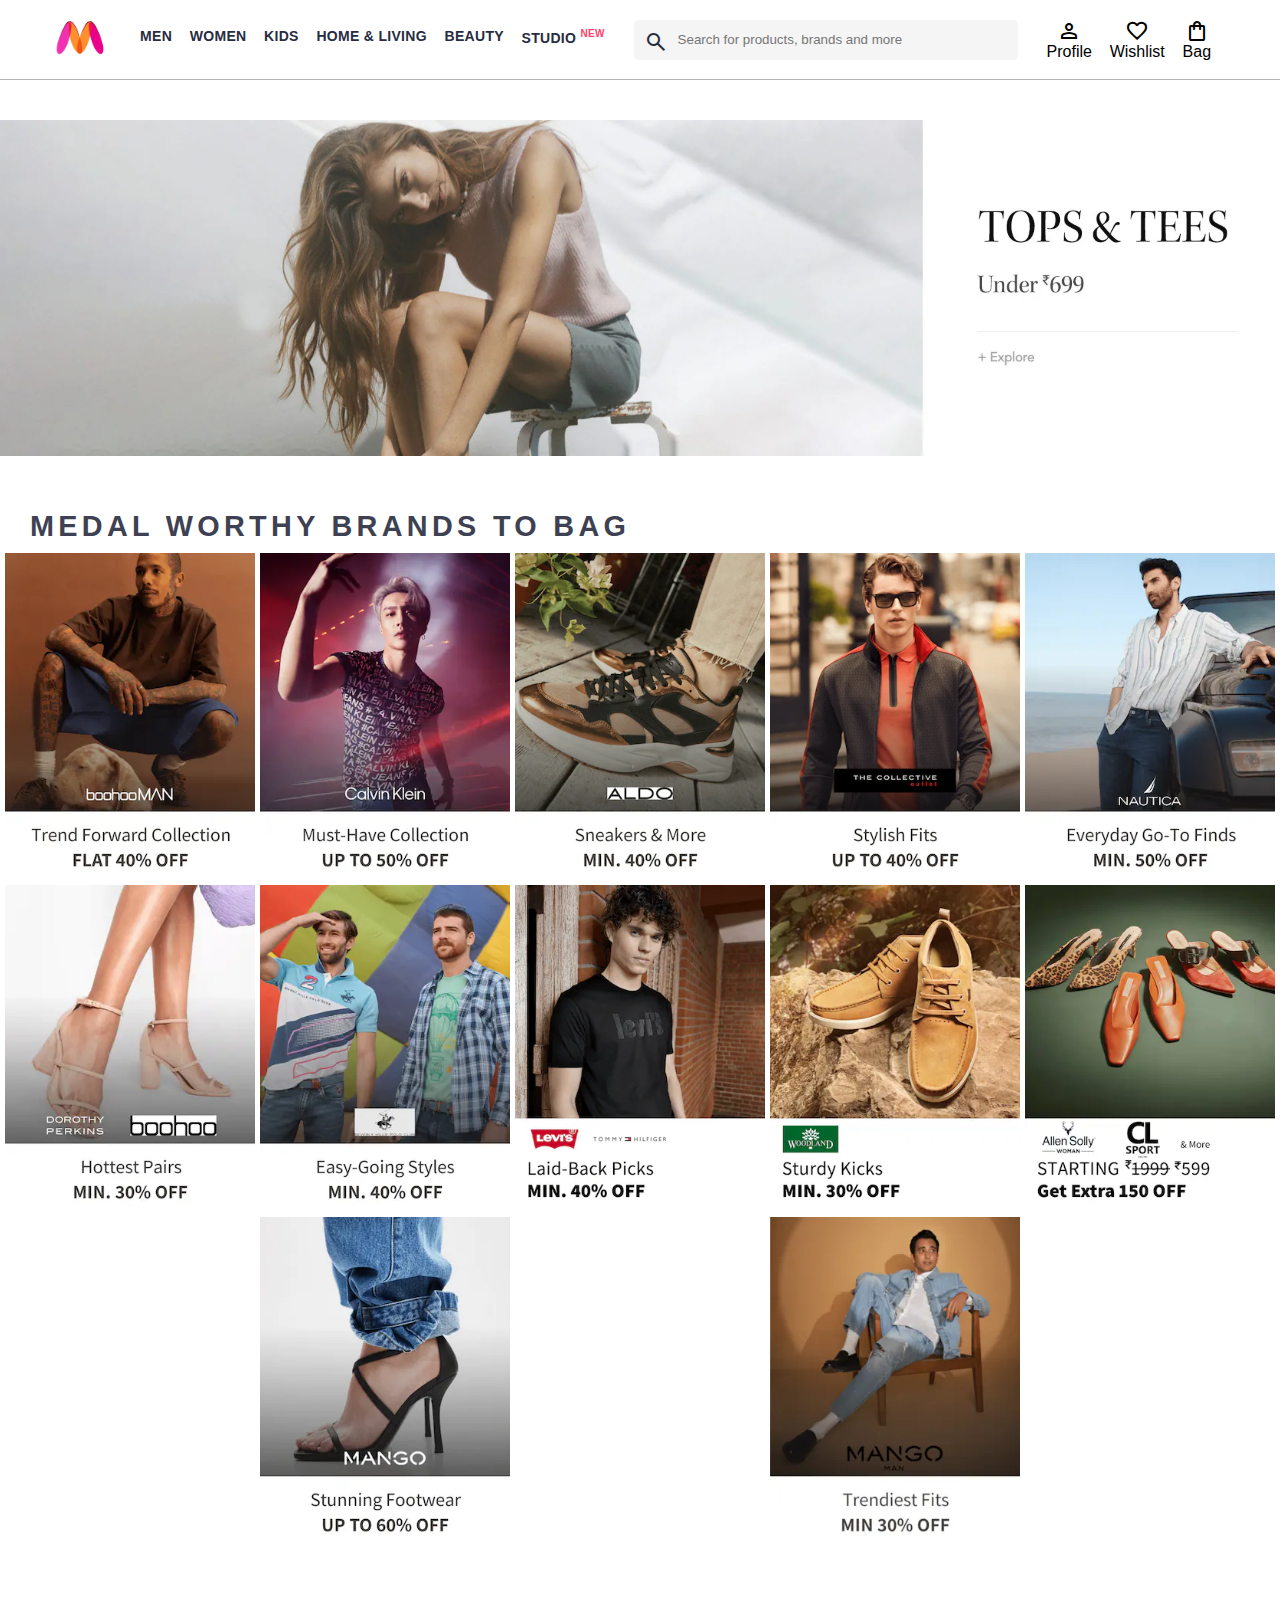
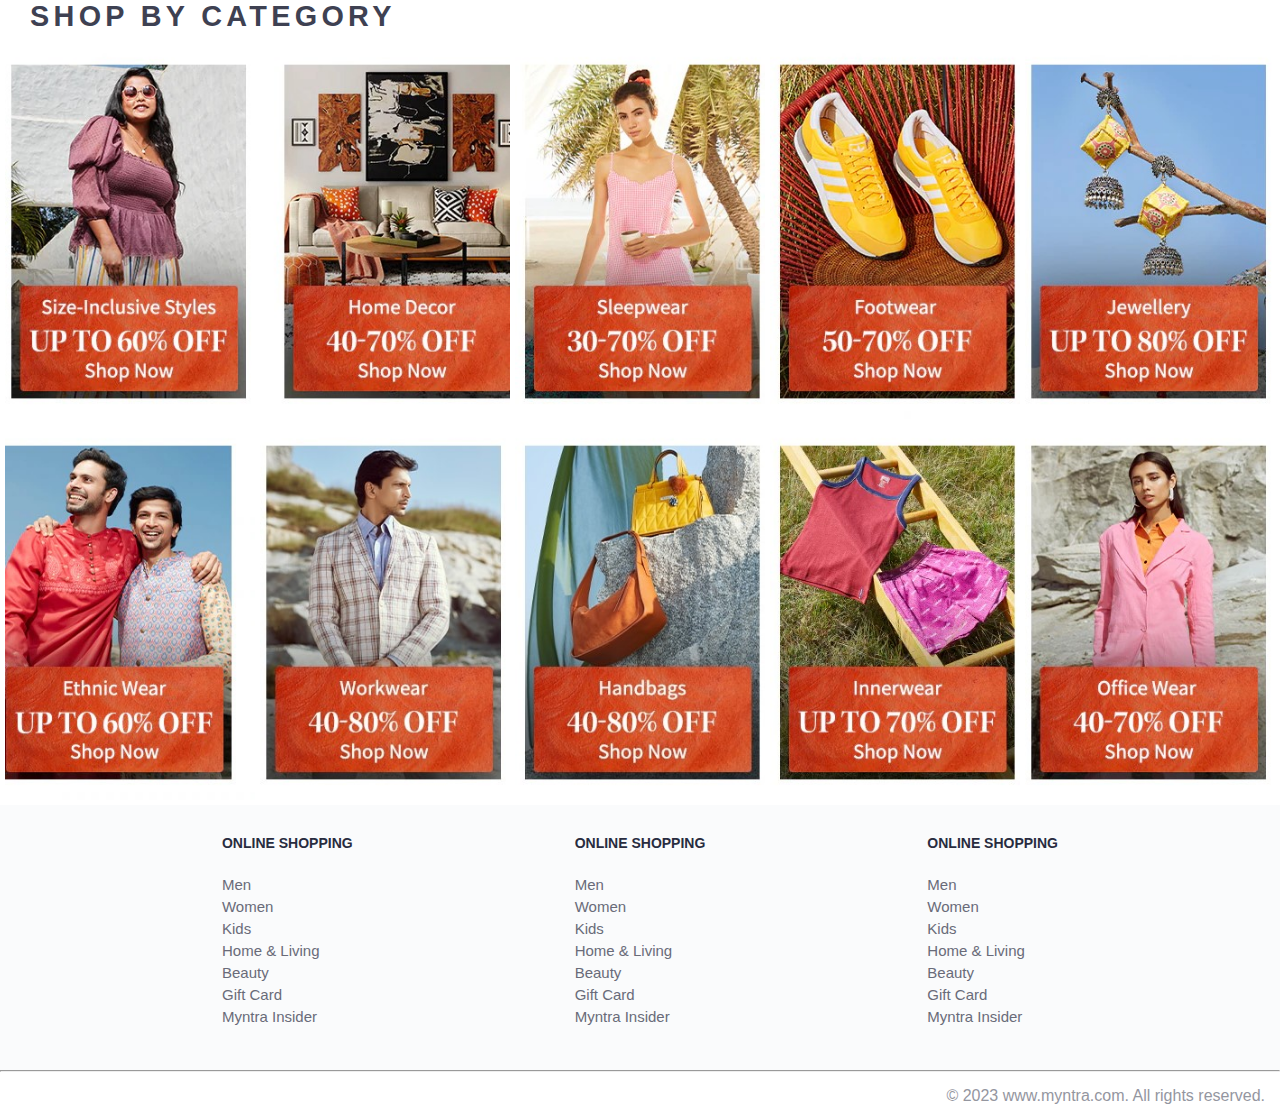
<file: myntra/index.html>
<!DOCTYPE html>
<html lang="en">
<head>
    <title>Myntra Clone</title>
    <link rel="stylesheet" href="index.css">
    <link rel="stylesheet" href="https://fonts.googleapis.com/css2?family=Material+Symbols+Outlined:opsz,wght,FILL,GRAD@20..48,100..700,0..1,-50..200" />
</head>
<body>
    <header>
        <div class="logo_container">
            <a href="#"><img class="myntra_home" src="images/myntra_logo.webp" alt="Myntra Home"></a>
        </div>
        <nav class="nav_bar">
            <a href="#">Men</a>
            <a href="#">Women</a>
            <a href="#">Kids</a>
            <a href="#">Home & Living</a>
            <a href="#">Beauty</a>
            <a href="#">Studio <sup>New</sup></a>
        </nav>
        <div class="search_bar">
            <span class="material-symbols-outlined search_icon">search</span>
            <input class="search_input" placeholder="Search for products, brands and more">
        </div>
        <div class="action_bar">
            <div class="action_container">
                <span class="material-symbols-outlined action_icon">person</span>
                <span class="action_name">Profile</span>
            </div>

            <div class="action_container">
                <span class="material-symbols-outlined action_icon">favorite</span>
                <span class="action_name">Wishlist</span>
            </div>

            <div class="action_container">
                <span class="material-symbols-outlined action_icon">shopping_bag</span>
                <span class="action_name">Bag</span>
            </div>
        </div>
    </header>
    <main>
        <div class="banner_container">
            <img class="banner_image" src="images/banner.jpg" alt="Main Banner">
        </div>
        <div class="category_heading">MEDAL WORTHY BRANDS TO BAG</div>
        <div class="category_items">
            <a href="#"><img class="sale_item" src="images/offers/1.png"></a>
            <a href="#"><img class="sale_item" src="images/offers/2.png"></a>
            <a href="#"><img class="sale_item" src="images/offers/3.png"></a>
            <a href="#"><img class="sale_item" src="images/offers/4.png"></a>
            <a href="#"><img class="sale_item" src="images/offers/5.png"></a>
            <a href="#"><img class="sale_item" src="images/offers/6.png"></a>
            <a href="#"><img class="sale_item" src="images/offers/7.png"></a>
            <a href="#"><img class="sale_item" src="images/offers/8.png"></a>
            <a href="#"><img class="sale_item" src="images/offers/9.png"></a>
            <a href="#"><img class="sale_item" src="images/offers/10.png"></a>
            <a href="#"><img class="sale_item" src="images/offers/11.png"></a>
            <a href="#"><img class="sale_item" src="images/offers/12.png"></a>
        </div>

        <div class="category_heading">SHOP BY CATEGORY</div>
        <div class="category_items">
            <a href="#"><img class="sale_item" src="images/categories/1.jpg"></a>
            <a href="#"><img class="sale_item" src="images/categories/2.jpg"></a>
            <a href="#"><img class="sale_item" src="images/categories/3.jpg"></a>
            <a href="#"><img class="sale_item" src="images/categories/4.jpg"></a>
            <a href="#"><img class="sale_item" src="images/categories/5.jpg"></a>
            <a href="#"><img class="sale_item" src="images/categories/6.jpg"></a>
            <a href="#"><img class="sale_item" src="images/categories/7.jpg"></a>
            <a href="#"><img class="sale_item" src="images/categories/8.jpg"></a>
            <a href="#"><img class="sale_item" src="images/categories/9.jpg"></a>
            <a href="#"><img class="sale_item" src="images/categories/10.jpg"></a>
        </div>
    </main>
    <footer>
        <div class="footer_container">
            <div class="footer_column">
                <h3>ONLINE SHOPPING</h3>

                <a href="#">Men</a>
                <a href="#">Women</a>
                <a href="#">Kids</a>
                <a href="#">Home & Living</a>
                <a href="#">Beauty</a>
                <a href="#">Gift Card</a>
                <a href="#">Myntra Insider</a>
            </div>

            <div class="footer_column">
                <h3>ONLINE SHOPPING</h3>

                <a href="#">Men</a>
                <a href="#">Women</a>
                <a href="#">Kids</a>
                <a href="#">Home & Living</a>
                <a href="#">Beauty</a>
                <a href="#">Gift Card</a>
                <a href="#">Myntra Insider</a>
            </div>

            <div class="footer_column">
                <h3>ONLINE SHOPPING</h3>

                <a href="#">Men</a>
                <a href="#">Women</a>
                <a href="#">Kids</a>
                <a href="#">Home & Living</a>
                <a href="#">Beauty</a>
                <a href="#">Gift Card</a>
                <a href="#">Myntra Insider</a>
            </div>
        </div>
        <hr>

        <div class="copyright">
            © 2023 www.myntra.com. All rights reserved.
        </div>
    </footer>
</body>
</html>
</file>
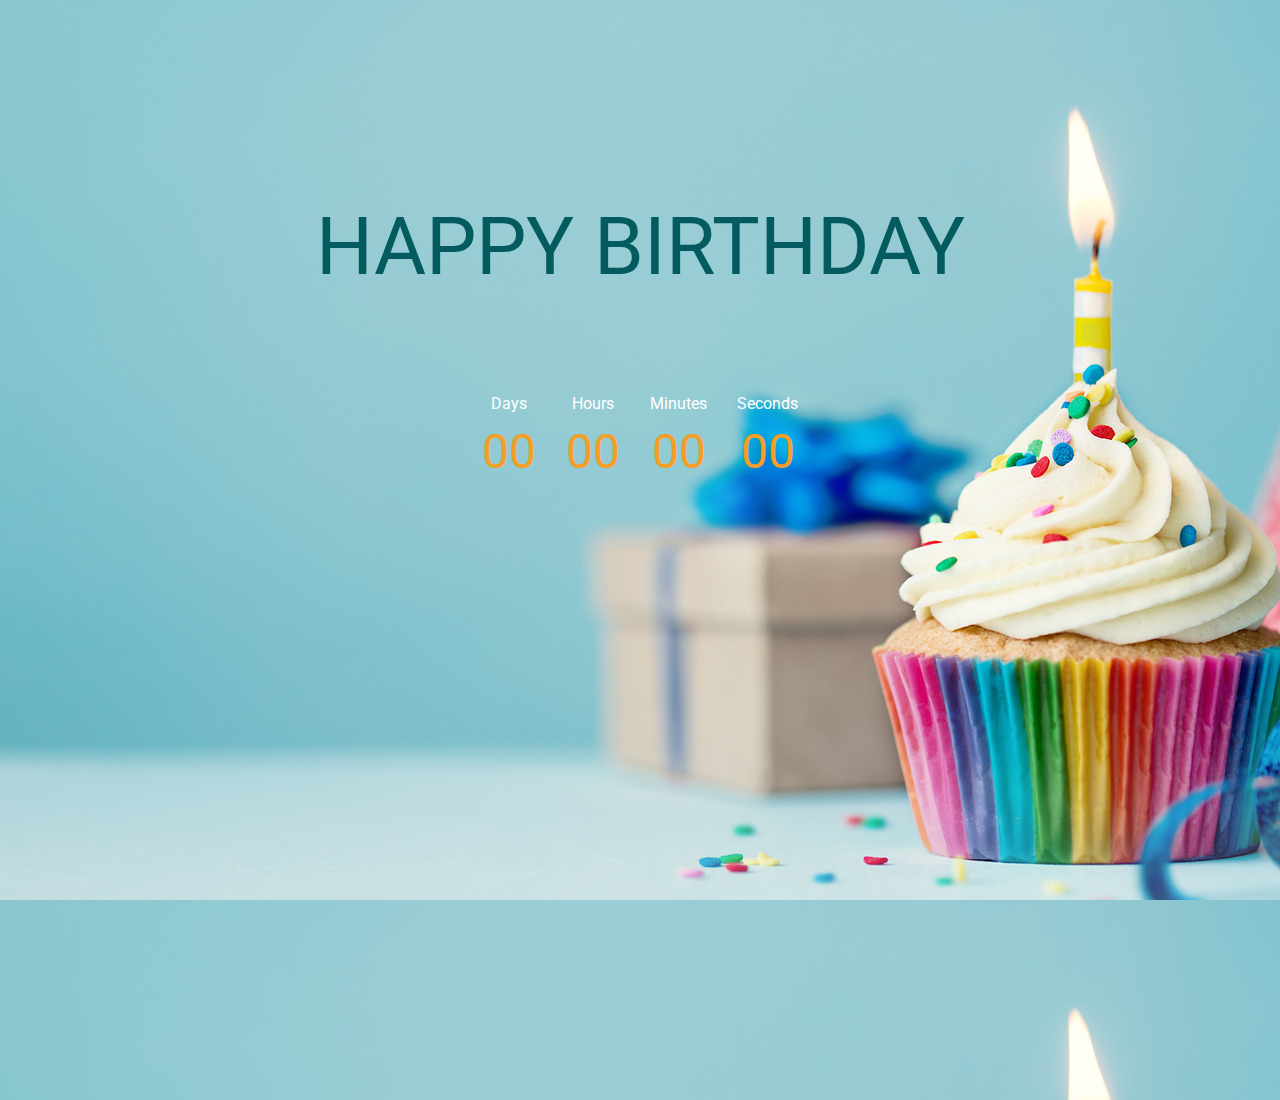
<file: countdown/countdown/timer.html>
<!DOCTYPE html>
<html lang="en">
  <head>
    <meta charset="UTF-8">
    <meta name="viewport" content="width=device-width,initial-scale=1">
    <title>Countdown Timer with HTML, CSS & JavaScript</title>
    <link rel="stylesheet" type="text/css" href="style.css">
  </head>
  <body>

    <div class="logo">
        <span>HAPPY BIRTHDAY</span>
    </div>



    <div class="time-container">
      <div class="time"><p>Days</p><span id="days">00</span></div>
      <div class="time"><p>Hours</p><span id="hours">00</span></div>
      <div class="time"><p>Minutes</p><span id="minutes">00</span></div>
      <div class="time"><p>Seconds</p><span id="seconds">00</span></div>
    </div>
    <script src="timer.js"></script>
  </body>
</html>
</file>
<file: myntra/index.css>
* {
    margin: 0;
    padding: 0;
    font-family: Assistant,-apple-system,BlinkMacSystemFont,Segoe UI,Roboto,Helvetica,Arial,sans-serif;
    box-sizing: border-box;
}
header {
    display: flex;
    background-color: #ffffff;
    height: 80px;
    justify-content: space-between;
    align-items: center;
    border-bottom: 1px solid #b6b1b1;
}
.myntra_home {
    height: 45px;
}
.logo_container {
    margin-left: 4%;
}
.action_bar {
    margin-right: 4%;
}
.nav_bar {
    display: flex;
    min-width: 500px;
    justify-content: space-evenly;
}
.nav_bar a {
    font-size: 14px;
    letter-spacing: .3px;
    color: #282c3f;
    font-weight: 700;
    text-transform: uppercase;
    text-decoration: none;
    padding: 28px 0;
    border-bottom: 5px solid #ffffff;
}
.nav_bar a:hover {
    border-bottom: 4px solid #f54e77;
}

.nav_bar a sup {
    color: #ff3f6c;
    font-size: 10px;
}

.search_bar {
    height: 40px;
    min-width: 200px;
    width: 30%;
    display: flex;
    align-items: center;
}
.search_icon {
    box-sizing: content-box;
    height: 20px;
    padding: 10px;

    background-color: #f5f5f6;
    color: #282c3f;
    font-weight: 300;
    border-radius: 4px 0 0 4px;
}
.search_input {
    color: #696e79;
    background-color: #f5f5f6;
    flex-grow: 1;
    height: 40px;
    border: 0;
    border-radius: 0 4px 4px 0;
}

.action_bar {
    display: flex;
    min-width: 200px;
    justify-content: space-evenly;
}

.action_container {
    display: flex;
    flex-direction: column;
    align-items: center;
}

/* Main section */
.banner_container {
    margin: 40px 0;
}
.banner_image {
    width: 100%;
}

.category_heading {
    text-transform: uppercase;
    color: #3e4152;
    letter-spacing: .15em;
    font-size: 1.8em;
    margin: 50px 0 10px 30px;
    max-height: 5em;
    font-weight: 700;
}

.category_items {
    display: flex;
    flex-wrap: wrap;
    justify-content: space-evenly;
}

.sale_item {
    width: 250px;
}

.footer_container {
    padding: 30px 0px 40px 0px;
    background: #FAFBFC;
    display: flex;
    justify-content: space-evenly;
}

.footer_column {
    display: flex;
    flex-direction: column;
}

.footer_column h3 {
    color: #282c3f;
    font-size: 14px;
    margin-bottom: 25px;
}

.footer_column a {
    color: #696b79;
    font-size: 15px;
    text-decoration: none;
    padding-bottom: 5px;
}

.copyright {
    color: #94969f;
    text-align: end;
    padding: 15px;
}
</file>
<file: countdown/countdown/style.css>
@charset "utf-8";
@import url('https://fonts.googleapis.com/css2?family=Roboto:wght@500&display=swap');
* {
  box-sizing: border-box;
  margin: 0;
  padding: 0;
}
html {
  font-family: 'Roboto', sans-serif;
  font-size: 16px;
}
body {
 
  width: 100%;
  height: 100vh;
  background-image: url(imges/l-intro-1634656880.jpg);
}


.logo span{
  margin-top: 200px;
  
  font-size: 80px;
  color: #035b60;
  display: flex;
  justify-content: center;
  align-items: center;
}


.time-container {
  margin-top: 100px;
  display: flex;
  justify-content: center;
  align-items: center;
}

.time {
  display: flex;
  flex-direction: column;
  justify-content: center;
  align-items: center;
  margin: 0 15px;
  color: #fff;
  font-size: 1rem;
}
.time span {
  margin-top: 10px;
  color: #f69e24;
  font-size: 3rem;
}
@media screen and (max-width: 480px) {
  .time {
    font-size: 0.875rem;
    margin: 0 8px;
  }
  .time span {
    font-size: 1.75rem;
  }
}
</file>
